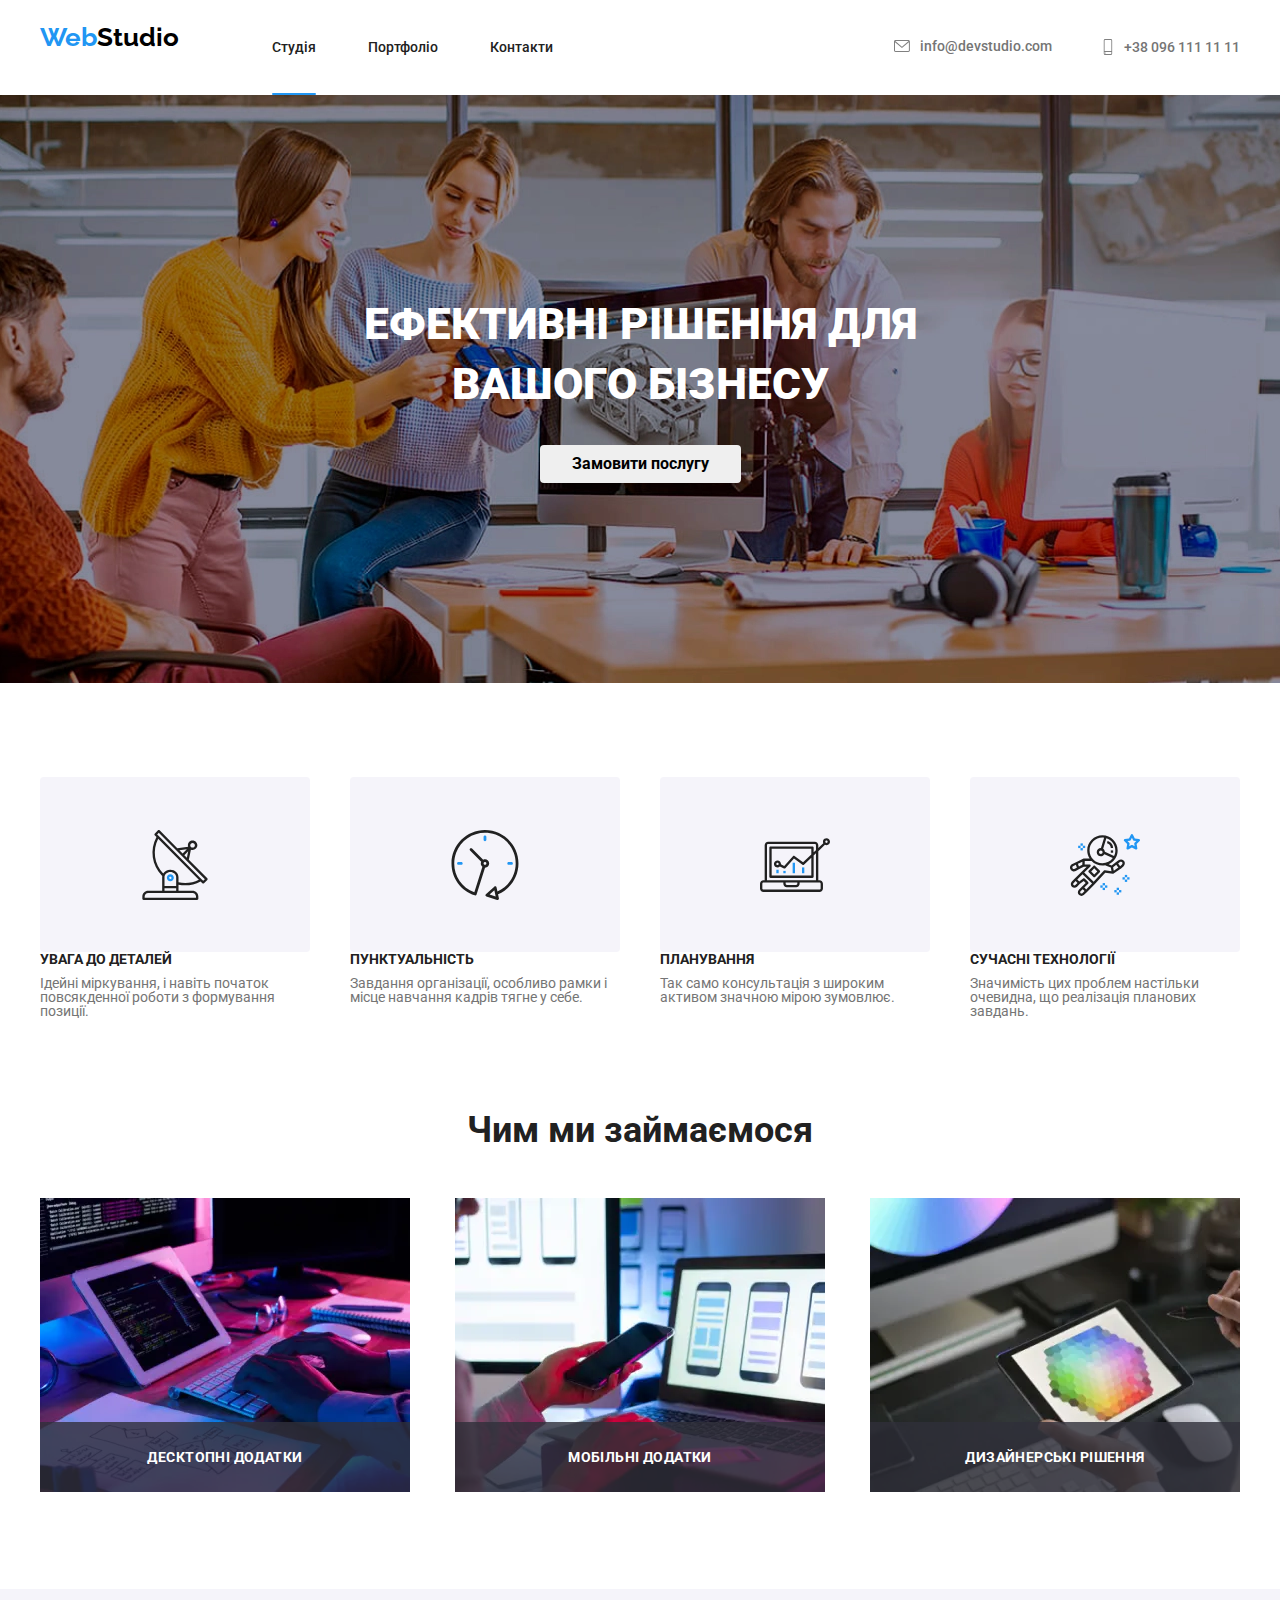
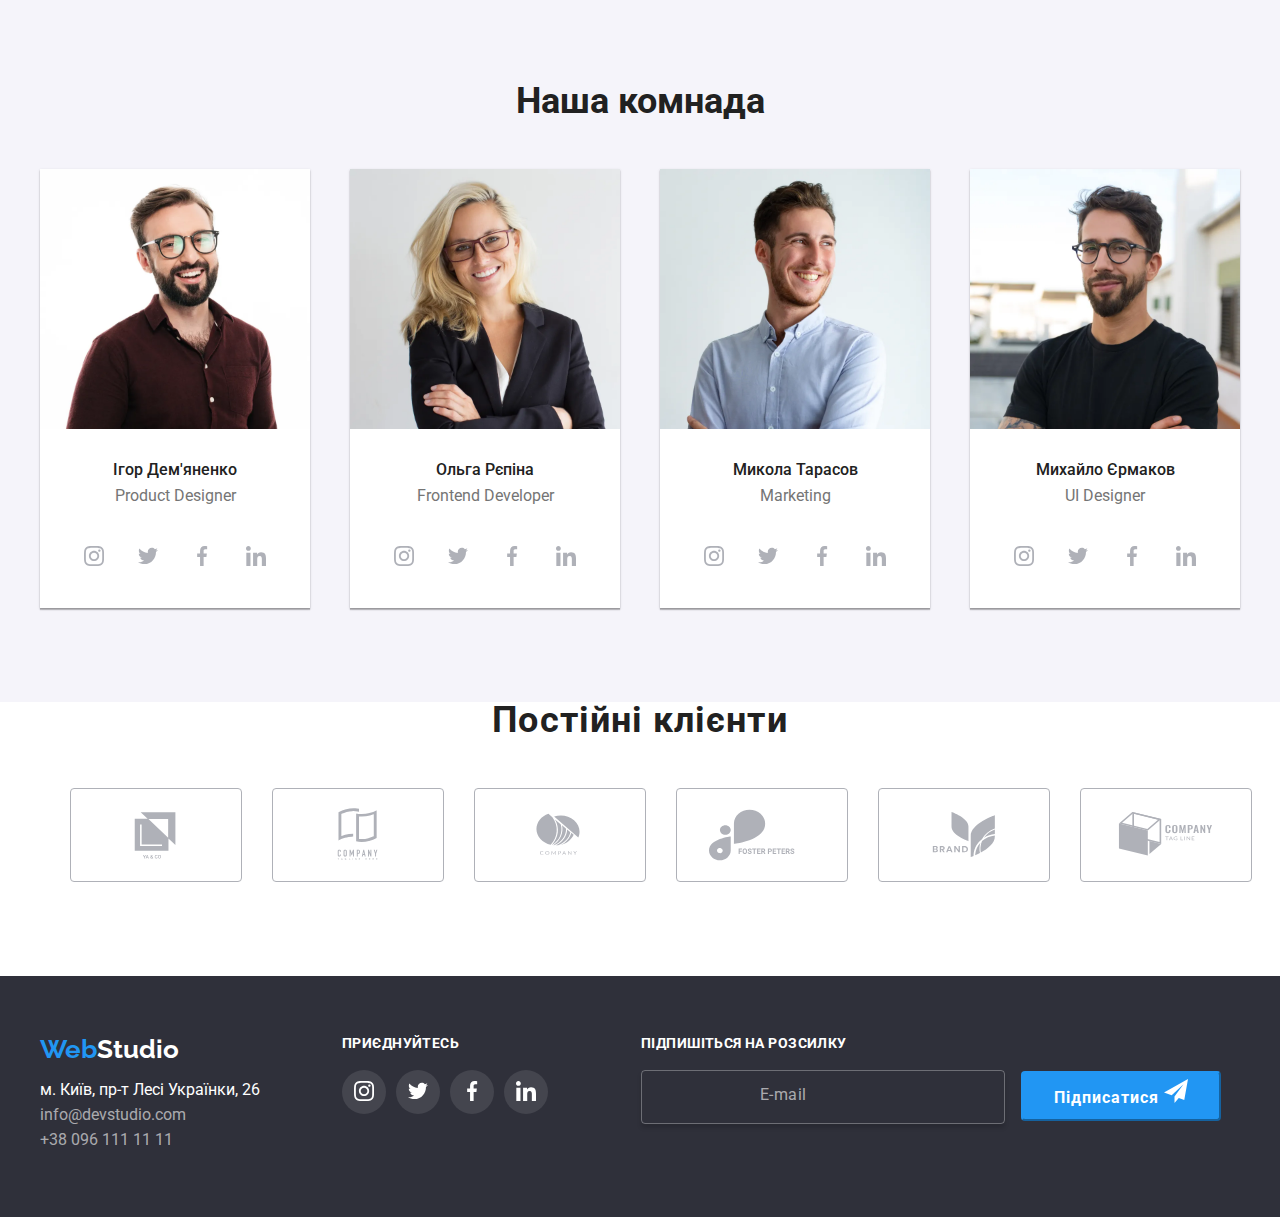
<file: index.html>
<!DOCTYPE html>
<html lang="en">
<head>
    <meta charset="UTF-8">
    <meta name="viewport" content="width=device-width, initial-scale=1.0">
    <title>WebStudio</title>
    <link rel="stylesheet" href="normalize.css">
    <link rel="stylesheet" href="reset.css">
    <link rel="preconnect" href="https://fonts.googleapis.com">
    <link rel="preconnect" href="https://fonts.gstatic.com" crossorigin>
    <link href="https://fonts.googleapis.com/css2?family=Raleway:wght@700&family=Roboto:wght@400;500;700;900&display=swap" rel="stylesheet">
    <link rel="stylesheet" href="style.css">
</head>
<body>
    <header class="header">
        <div class="container header-wrap">
            <div class="logo-wrap">
        <a  href="index.html" class="logo">Web<span class="black">Studio</span></a>
        <nav class="header-nav">
             <ul class="header-list">
            <li class="header-item"><a href="index.html" class="header-link current">Студія</a>

            </li>
            <li class="header-item"><a href="portfolio.html" class="header-link">Портфоліо</a>
               
            </li>
            <li class="header-item"><a href="#" class="header-link">Контакти</a>
            
            </li>
             </ul>
        </nav>
    </div>
    <div class="contacts-wrap">
        <nav class="header-nav">
             <ul class="contacts">
            <li><a href="#" class="contacts-link mail"> 
                <svg class="icon-header envelop" width="16px" height="12px">
                <use href="./img/symbol-defs.svg#icon-envelop"></use></svg>
                info@devstudio.com</a>
            </li>
              <li><a href="#" class="contacts-link">
                <svg class="icon-header smartphone" width="12px" height="16px">
                <use href="./img/symbol-defs.svg#icon-smartphone"></use></svg>
                +38 096 111 11 11</a>
            </li>
             </ul>
        </nav>
    </div>
    </div>
    </header>
    <main class="main">
        <section class="section1">
            <div class="container main-sect">
            <h2  class="main-title"> Ефективні рішення для <br>вашого бізнесу</h2> 
        <button class="btn-open" data-modal-open>Замовити послугу</button>
        <div class="backdrop is-hidden"  data-modal>
            <div class="modal"> 
              <button type="button" class="btn-close" data-modal-close>
                    <svg class="icon-back" width="18px" height="18px">
                        <use href="./img/symbol-defs(back).svg#icon-close-black"></use>
                    </svg>
                </button>
              </button>
              <form class="modal-form">
              <p class="modal-form-title">Залиште свої дані, ми вам передзвонимо</p>
              <div class="modal-form-field">
                <label for="name" class="modal-form-label first-label">ім'я</label>
                <input type="text" id="name" class="modal-form-input">
                <svg class="modal-form-icom person" width="18px" height="18px">
                    <use href="./img/symbol-defs(back).svg#icon-person-black"></use>
                </svg>
              </div>
              <div class="modal-form-field">
                <label for="tel" class="modal-form-label">Телефон</label>
                <input type="tel" id="tel" class="modal-form-input">
                <svg class="modal-form-icom phone" width="18px" height="18px">
                    <use href="./img/symbol-defs(back).svg#icon-phone-black"></use>
                </svg>
              </div>
              <div class="modal-form-field">
                <label for="mail" class="modal-form-label">Пошта</label>
                <input type="email" id="mail" class="modal-form-input">
                <svg class="modal-form-icom mail" width="18px" height="18px">
                    <use href="./img/symbol-defs(back).svg#icon-email-black"></use>
                </svg>
              </div>
              <div class="modal-form-field">
            <label for="coment" class="coment-title">Коментар</label>
            <textarea name="coment" id="coment" cols="30" rows="10" class="coment"></textarea>
            </div>

            <label class="modal-form-policy">
                <input type="checkbox" class="modal-form-checkbox">
                <p class="text-checkbox">Погоджуюся з розсилкою та приймаю
                    <a href="#" class="policy-link">Умови договору</a>
                </p>
            </label>
              <div class="agree-div"><button type="submit" class="agree-btn">Відправити</button></div>
              </form>
            </div>
        </div>
    </div>
        </section>
        <section class="section2">
            <div class="container">
        <div class="wrap">
            <ul class="card-list">
                <li class="card-item"><h3 class="card-title">УВАГА ДО ДЕТАЛЕЙ</h3> <p class="card-text">Ідейні міркування, і навіть початок <br>повсякденної роботи з формування позиції.</p> </li>
                <li class="card-item"><h3 class="card-title">ПУНКТУАЛЬНІСТЬ</h3> <p class="card-text">Завдання організації, особливо рамки  і місце навчання кадрів тягне у себе.</p> </li>
                <li class="card-item"><h3 class="card-title">ПЛАНУВАННЯ</h3> <p class="card-text">Так само консультація з широким <br> активом значною мірою зумовлює.</p> </li>
                <li class="card-item"><h3 class="card-title">СУЧАСНІ ТЕХНОЛОГІЇ</h3> <p class="card-text">Значимість цих проблем настільки <br> очевидна, що реалізація планових завдань.</p> </li>
               
            </ul>
        </div> 
            </div>
    </section>
    
        <section  class="section3" >
            <div class="container">
           <h2 class="title">Чим ми займаємося</h2>
           <ul class="card-list">
            <li class="item-work">
                <img src="img/1/img(first).webp" alt="1" class="card-img-work">
                <p class="card-title-work">Десктопні додатки</p>
            </li>
            <li class="item-work">
                <img src="img/1/img(second).webp" alt="2" class="card-img-work">
                <p class="card-title-work">Мобільні додатки</p>
            </li>
            <li class="item-work"> 
                <img src="img/1/img(third).webp" alt="3" class="card-img-work">
                <p class="card-title-work">Дизайнерські рішення</p>
            </li>
           </ul>
        </div>
        </section>
        <section class="section4">
            <div class="container">
            <h2 class="title">Наша комнада</h2>
            <ul class="card-list">
                <li class="card-item-team"><img src="img/1/img(person-first).webp" alt="Ігор Дем'яненко" class="card-img">
                     <h3 class="card-title-team">Ігор Дем'яненко</h3> <p class="card-text-team">Product Designer</p> 
                    <ul class="social-list">
                        <li class="social-list-item">
                    <a href="#" class="social-link">
                    <svg class="social-icon instagram">
                    <use href="./img/symbol-defs.svg#icon-instagram"></use></svg>
                    </a>
                </li>
                <li class="social-list-item">
                    <a href="#" class="social-link">
                        <svg class="social-icon twitter">
                        <use href="./img/symbol-defs.svg#icon-twitter"></use></svg>
                        </a>
                    </li>
                    <li social-list-item>
                        <a href="#" class="social-link">
                            <svg class="social-icon facebook">
                            <use  href="./img/symbol-defs.svg#icon-facebook"></use></svg>
                            </a>
                        </li>
                        <li social-list-item>
                            <a href="#" class="social-link">
                                <svg class="social-icon linkedin">
                                <use href="./img/symbol-defs.svg#icon-linkedin"></use></svg>
                                </a>
                            </li>
                      </ul>
                           

                </li>
                <li class="card-item-team"><img src="img/1/img(person-second).webp" alt="Ольга Рєпіна" class="card-img"> 
                    <h3 class="card-title-team">Ольга Рєпіна</h3> <p class="card-text-team">Frontend Developer</p>
                    <ul class="social-list">
                        <li class="social-list-item">
                    <a href="#" class="social-link">
                    <svg class="social-icon instagram">
                    <use href="./img/symbol-defs.svg#icon-instagram"></use></svg>
                    </a>
                </li>
                <li class="social-list-item">
                    <a href="#" class="social-link">
                        <svg class="social-icon twitter">
                        <use href="./img/symbol-defs.svg#icon-twitter"></use></svg>
                        </a>
                    </li>
                    <li social-list-item>
                        <a href="#" class="social-link">
                            <svg class="social-icon facebook">
                            <use  href="./img/symbol-defs.svg#icon-facebook"></use></svg>
                            </a>
                        </li>
                        <li social-list-item>
                            <a href="#" class="social-link">
                                <svg class="social-icon linkedin">
                                <use href="./img/symbol-defs.svg#icon-linkedin"></use></svg>
                                </a>
                            </li>
                      </ul>
                </li>
                <li class="card-item-team"><img src="img/1/img(person-third).webp" alt="Микола Тарасов" class="card-img">
                     <h3 class="card-title-team">Микола Тарасов</h3> <p class="card-text-team">Marketing</p>
                     <ul class="social-list">
                        <li class="social-list-item">
                    <a href="#" class="social-link">
                    <svg class="social-icon instagram">
                    <use href="./img/symbol-defs.svg#icon-instagram"></use></svg>
                    </a>
                </li>
                <li class="social-list-item">
                    <a href="#" class="social-link">
                        <svg class="social-icon twitter">
                        <use href="./img/symbol-defs.svg#icon-twitter"></use></svg>
                        </a>
                    </li>
                    <li social-list-item>
                        <a href="#" class="social-link">
                            <svg class="social-icon facebook">
                            <use  href="./img/symbol-defs.svg#icon-facebook"></use></svg>
                            </a>
                        </li>
                        <li social-list-item>
                            <a href="#" class="social-link">
                                <svg class="social-icon linkedin">
                                <use href="./img/symbol-defs.svg#icon-linkedin"></use></svg>
                                </a>
                            </li>
                      </ul>
                </li>
                <li class="card-item-team"><img src="img/1/img(person-fourth).webp" alt="Михайло Єрмаков" class="card-img"> 
                    <h3 class="card-title-team">Михайло Єрмаков</h3> <p class="card-text-team">UI Designer</p>
                    <ul class="social-list">
                        <li class="social-list-item">
                    <a href="#" class="social-link">
                    <svg class="social-icon instagram">
                    <use href="./img/symbol-defs.svg#icon-instagram"></use></svg>
                    </a>
                </li>
                <li class="social-list-item">
                    <a href="#" class="social-link">
                        <svg class="social-icon twitter">
                        <use href="./img/symbol-defs.svg#icon-twitter"></use></svg>
                        </a>
                    </li>
                    <li social-list-item>
                        <a href="#" class="social-link">
                            <svg class="social-icon facebook">
                            <use  href="./img/symbol-defs.svg#icon-facebook"></use></svg>
                            </a>
                        </li>
                        <li social-list-item>
                            <a href="#" class="social-link">
                                <svg class="social-icon linkedin">
                                <use href="./img/symbol-defs.svg#icon-linkedin"></use></svg>
                                </a>
                            </li>
                      </ul>
                </li>
            </ul> 
        </div>
        </section>
        <section>
            <div class="container">
            <h2 class="customer">Постійні клієнти</h2>
            
            <ul class="company">
                <li class="company-item">
                    <a href="#" class="company-link">
                    <svg class="company-icon">
                    <use href="./img/symbol-defs.svg#icon-Logo"></use>
                    </svg>
                    </a>
                </li>
        
                <li class="company-item">
                    <a href="#" class="company-link">
                    <svg class="company-icon">
                    <use href="./img/symbol-defs.svg#icon-Logo-sec"></use>
                    </svg>
                    </a>
                </li>
          
              
                <li class="company-item">
                    <a href="#" class="company-link">
                    <svg class="company-icon">
                    <use href="./img/symbol-defs.svg#icon-Logo-third"></use>
                    </svg>
                    </a>
                </li>
           
                
                <li class="company-item">
                    <a href="#" class="company-link">
                    <svg class="company-icon">
                    <use href="./img/symbol-defs.svg#icon-group"></use>
                    </svg>
                    </a>
                </li>
                
                
                <li class="company-item">
                    <a href="#" class="company-link">
                    <svg class="company-icon">
                    <use href="./img/symbol-defs.svg#icon-Logo-four"></use>
                    </svg>
                    </a>
                </li>
           
                
                <li class="company-item">
                    <a href="#" class="company-link">
                    <svg class="company-icon">
                    <use href="./img/symbol-defs.svg#icon-Logo-five"></use>
                    </svg>
                    </a>
                </li>
            
            </ul>
        </div>
        </section>
    </main>
      <footer class="footer">
        <div class="container footer-list">
           <div class="footer-links"> 
        <a href="#" class="logo">Web<span class="white">Studio</span></a>
        <a href="#"  class="footer-link2">м. Київ, пр-т Лесі Українки, 26</a>
        <a href="#"  class="footer-link3">info@devstudio.com</a>
        <a href="#"  class="footer-link3">+38 096 111 11 11</a>
            </div>
       <div class="footer-icon-div">
            <h2 class="footer-title">приєднуйтесь</h2>
        <ul class="footer-list-icon">
            <li class="footer-item">
        <a href="#" class="footer-link-icon">
        <svg class="footer-icon">
        <use href="./img/symbol-defs.svg#icon-instagram"></use></svg>
        </a>
    </li>
    <li class="footer-item">
        <a href="#" class="footer-link-icon">
            <svg class="footer-icon">
            <use href="./img/symbol-defs.svg#icon-twitter"></use></svg>
            </a>
        </li>
        <li class="footer-item">
            <a href="#" class="footer-link-icon">
                <svg class="footer-icon">
                <use  href="./img/symbol-defs.svg#icon-facebook"></use></svg>
                </a>
            </li>
            <li class="footer-item">
                <a href="#" class="footer-link-icon">
                    <svg class="footer-icon">
                    <use href="./img/symbol-defs.svg#icon-linkedin"></use></svg>
                    </a>
                </li>
          </ul>
        </div>
        <div class="footer-form">
            <h2 class="form-title">Підпишіться на розсилку</h2>
            <label for="mail" class="footer-mail">E-mail</label>
            <input type="email" id="mail" class="input-footer">
            <button class="btn-footer">Підписатися 
                <svg class="form-icon" width="24px" height="24px">
                    <use href="./img/symbol-defs.svg#icon-icon-send" >
                    </use>
                </svg>       
                 </button>
        
        </div>
    </div>
    </footer>
    <script src="./script.js"></script>
</body>
</html>
</file>
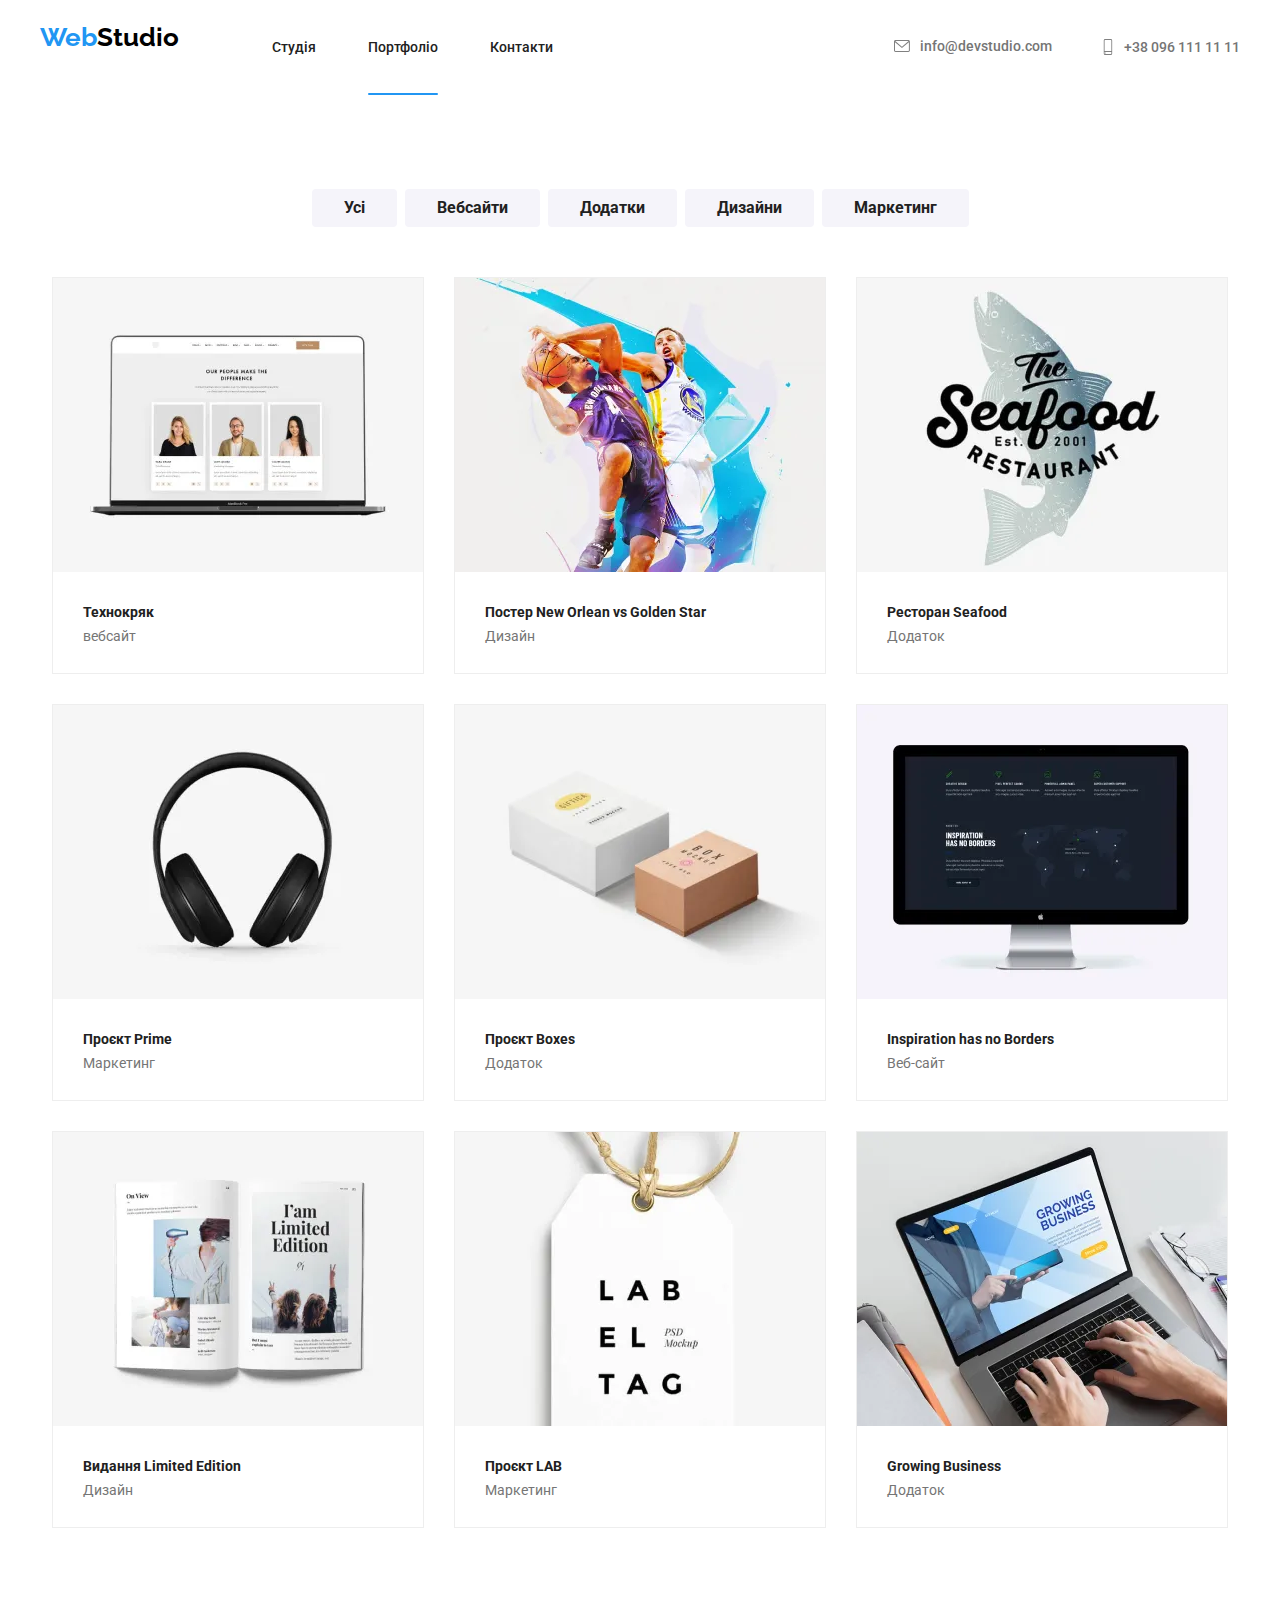
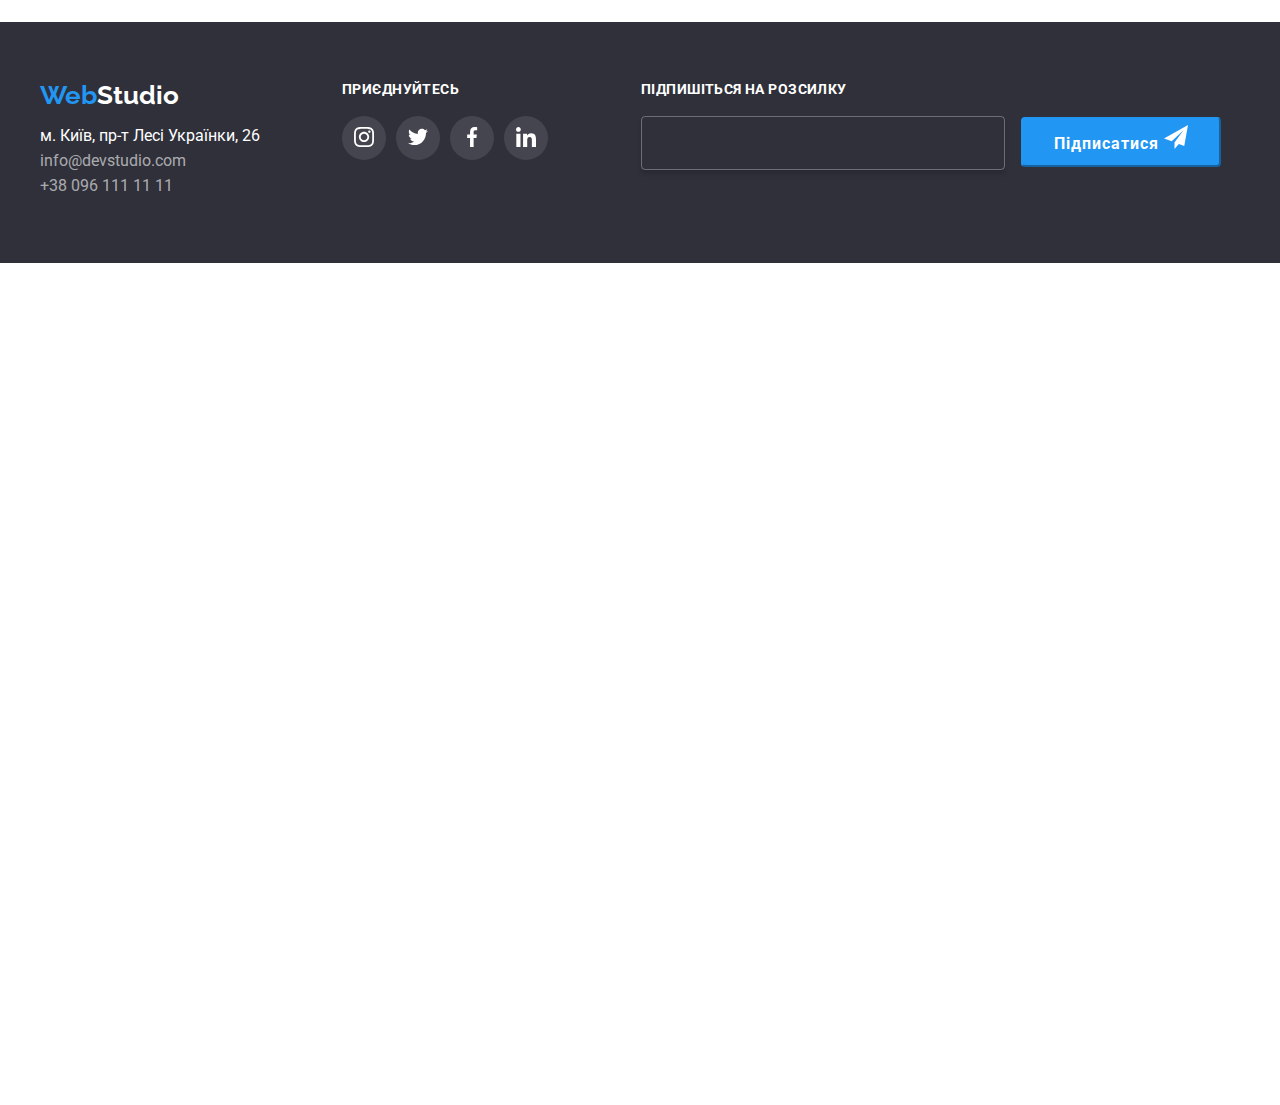
<file: portfolio.html>
<!DOCTYPE html>
<html lang="en">
<head>
    <meta charset="UTF-8">
    <meta name="viewport" content="width=device-width, initial-scale=1.0">
    <title>Портфоліо</title>
    <link rel="stylesheet" href="normalize.css">
    <link rel="stylesheet" href="reset.css">
    <link rel="preconnect" href="https://fonts.googleapis.com">
    <link rel="preconnect" href="https://fonts.gstatic.com" crossorigin>
    <link href="https://fonts.googleapis.com/css2?family=Raleway:wght@700&family=Roboto:wght@400;500;700;900&display=swap" rel="stylesheet">
    <link rel="stylesheet" href="style.css">
</head>
<body>
    <header class="header">
        <div class="container header-wrap">
            <div class="logo-wrap">
        <a  href="index.html" class="logo">Web<span class="black">Studio</span></a>
        <nav class="header-nav">
             <ul class="header-list">
            <li><a href="index.html" class="header-link">Студія</a></li>
            <li><a href="portfolio.html" class="header-link current">Портфоліо</a></li>
            <li><a href="#" class="header-link">Контакти</a></li>
             </ul>
        </nav>
    </div>
    <div class="contacts-wrap">
        <nav class="header-nav">
             <ul class="contacts">
            <li><a href="#" class="contacts-link mail"> 
                <svg class="icon-header envelop" width="16px" height="12px">
                <use href="./img/symbol-defs.svg#icon-envelop"></use></svg>
                info@devstudio.com</a>
            </li>
              <li><a href="#" class="contacts-link">
                <svg class="icon-header smartphone" width="12px" height="16px">
                <use href="./img/symbol-defs.svg#icon-smartphone"></use></svg>
                +38 096 111 11 11</a>
            </li>
             </ul>
        </nav>
    </div>
    </div>
    </header>
    <main class="main">
        <div class="container main-potrfolio">
        <section class="section5">
          <div class="wrap">
            <ul class="card-list-button">
            <li class="card-item-button"><button class="card-button">Усі</button></li>
            <li class="card-item-button"><button class="card-button">Вебсайти</button></li>
            <li class="card-item-button"><button class="card-button">Додатки</button></li>
            <li class="card-item-button"><button class="card-button">Дизайни</button></li>
            <li class="card-item-button"><button class="card-button">Маркетинг</button></li>
            </ul>
            <ul class="card-list-photo">
                <li class="card-item-photo"><div class="product-trumb"><img src="img/3/img(one).webp" alt="Mac" class="card-img-photo"> <div class="product-action"><p class="over-text">Ресурс пропонує комплексні <br>пропозиції з різним рівнем <br>функціоналу та сервісів. Все це<br> дозволить відвідувачу отримати <br>вичерпні відомості про компанію<br> чи приватну особу.</p></div></div><div class="card-div"><h2 class="card-title">Технокряк</h2><p class="card-text">вебсайт</p></div></li>
                <li class="card-item-photo"><div class="product-trumb"><img src="img/3/img(two).webp" alt="Постер" class="card-img-photo"><div class="product-action"><p class="over-text">Ресурс пропонує комплексні <br>пропозиції з різним рівнем <br>функціоналу та сервісів. Все це<br> дозволить відвідувачу отримати <br>вичерпні відомості про компанію<br> чи приватну особу.</p></div></div><div class="card-div"><h2 class="card-title">Постер New Orlean vs Golden Star</h2><p class="card-text">Дизайн</p></div></li>
                <li class="card-item-photo"><div class="product-trumb"><img src="img/3/img(three).webp" alt="Ресторан" class="card-img-photo"><div class="product-action"><p class="over-text">Ресурс пропонує комплексні <br>пропозиції з різним рівнем <br>функціоналу та сервісів. Все це<br> дозволить відвідувачу отримати <br>вичерпні відомості про компанію<br> чи приватну особу.</p></div></div><div class="card-div"><h2 class="card-title">Ресторан Seafood</h2><p class="card-text">Додаток</p></div></li>
                <li class="card-item-photo"><div class="product-trumb"><img src="img/3/img(four).webp" alt="Навушники" class="card-img-photo"><div class="product-action"><p class="over-text">Ресурс пропонує комплексні <br>пропозиції з різним рівнем <br>функціоналу та сервісів. Все це<br> дозволить відвідувачу отримати <br>вичерпні відомості про компанію<br> чи приватну особу.</p></div></div><div class="card-div"><h2 class="card-title">Проєкт Prime</h2><p class="card-text">Маркетинг</p></div></li>
                <li class="card-item-photo"><div class="product-trumb"><img src="img/3/img(five).webp" alt="Коробки" class="card-img-photo"><div class="product-action"><p class="over-text">Ресурс пропонує комплексні <br>пропозиції з різним рівнем <br>функціоналу та сервісів. Все це<br> дозволить відвідувачу отримати <br>вичерпні відомості про компанію<br> чи приватну особу.</p></div></div><div class="card-div"><h2 class="card-title">Проєкт Boxes</h2><p class="card-text">Додаток</p></div></li>
                <li class="card-item-photo"><div class="product-trumb"><img src="img/3/img(six).webp" alt="Екран" class="card-img-photo"><div class="product-action"><p class="over-text">Ресурс пропонує комплексні <br>пропозиції з різним рівнем <br>функціоналу та сервісів. Все це<br> дозволить відвідувачу отримати <br>вичерпні відомості про компанію<br> чи приватну особу.</p></div></div><div class="card-div"><h2 class="card-title">Inspiration has no Borders</h2><p class="card-text">Веб-сайт</p></div></li>
                <li class="card-item-photo"><div class="product-trumb"><img src="img/3/img(seven).webp" alt="Журнал" class="card-img-photo"><div class="product-action"><p class="over-text">Ресурс пропонує комплексні <br>пропозиції з різним рівнем <br>функціоналу та сервісів. Все це<br> дозволить відвідувачу отримати <br>вичерпні відомості про компанію<br> чи приватну особу.</p></div></div><div class="card-div"><h2 class="card-title">Видання Limited Edition</h2><p class="card-text">Дизайн</p></div></li>
                <li class="card-item-photo"><div class="product-trumb"><img src="img/3/img(eight).webp" alt="Бирка" class="card-img-photo"><div class="product-action"><p class="over-text">Ресурс пропонує комплексні <br>пропозиції з різним рівнем <br>функціоналу та сервісів. Все це<br> дозволить відвідувачу отримати <br>вичерпні відомості про компанію<br> чи приватну особу.</p></div></div><div class="card-div"><h2 class="card-title">Проєкт LAB</h2><p class="card-text">Маркетинг</p></div></li>
                <li class="card-item-photo"><div class="product-trumb"><img src="img/3/img(nine).webp" alt="Програмування"class="card-img-photo"><div class="product-action"><p class="over-text">Ресурс пропонує комплексні <br>пропозиції з різним рівнем <br>функціоналу та сервісів. Все це<br> дозволить відвідувачу отримати <br>вичерпні відомості про компанію<br> чи приватну особу.</p></div></div><div class="card-div"><h2 class="card-title">Growing Business</h2><p class="card-text">Додаток</p></div></li>
            </ul>
          </div>
        </section>
    </div>
    </main>
    <footer class="footer">
        <div class="container footer-list">
           <div class="footer-links"> 
        <a href="#" class="logo">Web<span class="white">Studio</span></a>
        <a href="#"  class="footer-link2">м. Київ, пр-т Лесі Українки, 26</a>
        <a href="#"  class="footer-link3">info@devstudio.com</a>
        <a href="#"  class="footer-link3">+38 096 111 11 11</a>
            </div>
       <div class="footer-icon-div">
            <h2 class="footer-title">приєднуйтесь</h2>
        <ul class="footer-list-icon">
            <li class="footer-item">
        <a href="#" class="footer-link-icon">
        <svg class="footer-icon">
        <use href="./img/symbol-defs.svg#icon-instagram"></use></svg>
        </a>
    </li>
    <li class="footer-item">
        <a href="#" class="footer-link-icon">
            <svg class="footer-icon">
            <use href="./img/symbol-defs.svg#icon-twitter"></use></svg>
            </a>
        </li>
        <li class="footer-item">
            <a href="#" class="footer-link-icon">
                <svg class="footer-icon">
                <use  href="./img/symbol-defs.svg#icon-facebook"></use></svg>
                </a>
            </li>
            <li class="footer-item">
                <a href="#" class="footer-link-icon">
                    <svg class="footer-icon">
                    <use href="./img/symbol-defs.svg#icon-linkedin"></use></svg>
                    </a>
                </li>
          </ul>
        </div>
        <div class="footer-form">
            <h2 class="form-title">Підпишіться на розсилку</h2>
            <label for="mail" class="footer-mail">E-mail</label>
            <input type="email" id="mail" class="input-footer">
            <button class="btn-footer">Підписатися 
                <svg class="form-icon" width="24px" height="24px">
                    <use href="./img/symbol-defs.svg#icon-icon-send" >
                    </use>
                </svg>       
                 </button>
        
        </div>
    </div>
    </footer>
</body>
</html>
</file>
<file: style.css>
:root{
    --hover-color: #2196F3;
    --navigation-color: #212121;
    --navigation-color-link: #757575;
    --hover-text-color: #FFFFFF;
    --icon-color--: #AFB1B8;
    --timing-function--:cubic-bezier(0.4, 0, 0.2, 1) ;
    
}
.header{
    padding-top: 24px;
    padding-bottom: 25px;
    
}
.container{
    width: 1200px;
    margin: 0 auto;
    padding: 0 15px;
}
ul{
 list-style: none;
 padding: 0;
 margin: 0;
}
a{
    text-decoration: none;
    cursor: pointer;
}
.header-link{
    color: var(--navigation-color);
    transition-property: color;
    transition-duration: 250ms;
    transition-timing-function: var(--timing-function--);
    
}
.header-link:hover,
.header-link:focus{
    color: var(--hover-color);
    animation-name: chageColor;
    animation-duration: 250ms;
    animation-timing-function: var(--timing-function--);
    @keyframes chageColor{
        0%{
            color : var(--navigation-color);
        }
        100%{
            color : var(--hover-color);
        }
    }
}
.contacts-link:hover,
.contacts-link:focus{
 color: var(--hover-color);
}
.card-button:hover,
.card-button:focus{
    color: var(--hover-text-color);
    background-color: var(--hover-color);
    box-shadow: 0px 2px 2px 0px rgba(0, 0, 0, 0.12), 0px 1px 2px 0px rgba(0, 0, 0, 0.08), 0px 3px 1px 0px rgba(0, 0, 0, 0.10);

    
}
.section1{
    background: rgba(47, 48, 58, 0.40);
    padding-top: 200px;
    padding-bottom: 200px;
    text-align: center; 
    background-image: url(img/1/img\(back\).webp);
    background-repeat: no-repeat;
    background-position: center;  
    
}



.section2{
padding-top: 94px;
padding-bottom: 94px;
}
.section3{
    padding-bottom: 94px;
    background: #FFF;
}
.section4{
    padding-top: 94px;
    padding-bottom: 94px;
    background: #F5F4FA;
}
.section5{
    padding-top: 94px;
    padding-bottom: 94px;
}

.main-title{
    color: #FFFFFF ;
    font-size: 44px ;
    font-weight: 900;
    text-align: center; 
    line-height: 136%;
    text-transform: uppercase;
    margin-bottom: 30px;
}
.btn-open:focus,
.btn-open:hover{
    color: var(--hover-text-color) ;
    background-color: var(--hover-color);

}
.btn-open{
    cursor: pointer;
    font-size: 16px;
    font-weight: 700;
    padding: 10px 32px;
    border: none;
    box-shadow: 0px 4px 4px 0px rgba(0, 0, 0, 0.15);
    border-radius: 4px;
    transition-property: color , background-color ;
    transition-duration: 250ms;
    transition-timing-function: var(--timing-function--);

}

h2,
h3{
    color: #212121;
}
p{
    color: #757575;
}
.footer-link2{
    color: #FFFFFF;
}

.footer-link3{
    color: rgb(255, 255, 255 ,0.6);
}
.footer{
    background-color: #2F303A;
    padding-top: 60px ;
    padding-bottom: 60px;
}
body{
    font-family: 'Roboto', sans-serif;
    box-sizing: border-box;
}
h1,h2,h3,p{
    margin-bottom: 0;
    margin-top: 0;
}

.logo{
    font-family: 'Raleway', sans-serif;
    font-size: 26px;
    font-weight: 700;
    color: var(--hover-color);
    margin-right: 93px;
}
.black{
    color: #000;
}
.header-nav{
    font-size: 14px;
    font-weight: 500;
}
.contacts-link{
color: var(--navigation-color-link);
display: flex;
align-items: center;
transition-property: color , fill;
transition-duration: 250ms;
transition-timing-function: var(--timing-function--);
}
.contacts{
    font-size: 14px;
    font-weight: 500;
    display: flex;
}
.contacts .contacts-link:hover{
    color: var(--hover-color);
}
.contacts-link:hover .icon-header{
    fill: var(--hover-color);
}

.icon-header{
    margin-right: 10px;
    fill: grey;
}
.mail{
    margin-right: 50px;
}
.card-title{
    font-size: 14px ;
    font-weight: 700 ;
    margin-bottom: 10px;

}
.card-title-team{
    font-size: 16px ;
    font-weight: 500 ;
    margin-bottom: 10px;
}
.card-text{
    font-size: 14px;
    font-weight: 400;
}
.card-text-team{
    font-size: 16px;
    font-weight: 400;
    margin-bottom: 30px;
}
.title{
    font-size: 36px;
    font-weight: 700;
    margin-bottom: 50px;
    text-align: center;
}
.white{
    color: #FFF;
}
footer>a{
    font-size: 14px;
    font-weight: 400;
}
.card-img{
    vertical-align:baseline;
    width : 270px;
    height: 260px;
    margin-bottom: 30px;
   
}
.card-img-work{
    width: 370px;
    height: 294px;
}
.header-list{
    display: flex;
    width: 281px;
    justify-content: space-between;
}
.logo-wrap{
    display: flex;
    align-items: center;
    
}
.header-wrap{
    display: flex;
    justify-content: space-between;
    align-items: center;
}
.card-item{
    width: 270px;
}
.card-list{
    display: flex;
    justify-content: space-between;
 }
 .footer-list{
    display: flex;
    
    
    
 }
 .card-list-photo{
    justify-content: space-between;
 }
 .card-item-photo{
    border: 1px solid #EEE;
    
 }
 .card-item-photo:hover,
 .card-item-photo:focus{
    box-shadow: 1px 4px 6px 0px rgba(0, 0, 0, 0.16), 0px 4px 4px 0px rgba(0, 0, 0, 0.06), 0px 1px 1px 0px rgba(0, 0, 0, 0.12);
 }
 
 .card-div{
   padding: 30px;
 }
 .card-item-team{
    text-align: center;
    box-shadow: 0px 2px 1px 0px rgba(0, 0, 0, 0.20), 0px 1px 1px 0px rgba(0, 0, 0, 0.14), 0px 1px 3px 0px rgba(0, 0, 0, 0.12);
    background-color: #FFF;
 }
 
  
 .card-list-photo{
    justify-content: center;
    display: flex;
    flex-wrap: wrap;
    gap: 30px;
   
 }
 .card-list-button{
    display: flex;
    justify-content: center;
    margin-bottom: 50px;
    gap: 8px;    
}
.modal-form-policy-checkbox:checked  {  
 background-color: #2196f3;
}
.card-button{
    background: #F5F4FA;
    color: #212121;
    font-size: 16px;
    font-weight: 700;
    padding: 10px 32px;
    border: none;
    border-radius: 4px;
    transition-property: background-color, color, box-shadow;
    transition-duration: 250ms;
    transition-timing-function: var(--timing-function--);
}
.card-item{
    border-radius: 0px 0px 4px 4px;
    background: #FFF;

}
.card-item::before{
    content: '';
    display: block;
    width: 100%;
    height: 120px;
    background-color:#F5F4FA ;
    border-radius: 4px;
    background-image: url(antenna\ 1.svg);
    background-size: 70px;
    background-repeat: no-repeat;
    background-position: center;
    padding-bottom: 55px;
}
.item-work{
    position: relative;
}
.card-title-work{
    position: absolute;
    bottom: 3px;
    color: var(--hover-text-color);
    text-align: center;
    font-family: "Roboto";
    font-size: 14px;  
    font-weight: 700;
    letter-spacing: 0.42px;
    text-transform: uppercase;
    display: flex;
    align-items: center;
    justify-content: center;
    height: 70px;
    width: 100%;
    background-color: rgba(47, 48, 58, 0.80);;
}

.card-item:nth-child(2)::before{
    background-image: url(clock\ 1.svg);
}
.card-item:nth-child(3)::before{
    background-image: url(diagram\ 1.svg);
}
.card-item:nth-child(4)::before{
    background-image: url(astronaut\ 1.svg);
}

 .card-img-photo{
    vertical-align:baseline;
   
} 
.logo{
    margin-bottom:20px; 
}
.footer-link2{
    margin-bottom: 9px;
}
.footer-link3{
    margin-bottom: 9px;
}
.icon-header:hover,
.icon-header:focus{
 color: var(--hover-color);
} 
.social-icon{
    width: 20px;
    height: 20px;
}
.social-list{
    display: flex;
    justify-content: space-between;
    margin-right: 32px;
    margin-left: 32px;
    margin-top: 16px;
    margin-bottom: 30px;
}
.social-link{
    fill: var(--icon-color--);
    width: 44px;
    height: 44px;
    border-radius: 50%;
    display: flex;
    justify-content: center;
    align-items: center;
    transition-property: fill, background-color;
    transition-duration: 250ms;
    transition-timing-function: var(--timing-function--);
}
.social-link:hover,
.social-link:focus{
    fill: var(--hover-text-color);
    background-color: var(--hover-color);
}
.customer{
color: #212121;
text-align: center;
font-family: "Roboto";
font-size: 36px;
font-weight: 700;
letter-spacing: 1.08px;}
.company{
    display: flex;
    justify-content: space-between;  
    
}
.company-icon{
    width: 106px;
    height: 60px;
    padding-top: 16px;
    padding-bottom: 16px;
    padding-left: 32px;
    padding-right: 32px;
    fill: var(--icon-color--);
}
.company-icon:hover,
.company-icon:focus{
    fill: var(--hover-color);
}
.company-item{
    margin-top: 50px;
    margin-bottom: 94px;
    margin-left: 30px;
    border-radius: 4px;
    border: 1px solid #AFB1B8;
    width: 170px;
    height: 92px;
    transition-property: fill , border ;
    transition-duration: 250ms;
    transition-timing-function: var(--timing-function--);
}
.company-item:hover{
    border-radius: 4px;
    border: 1px solid #2196F3;
}
.footer-title{
    color: #FFF;
    font-family: "Roboto";
    font-size: 14px;
    font-weight: 700;
    letter-spacing: 0.42px;
    text-transform: uppercase;
    padding-left: 70px;

}
.footer-icon{
   fill: #FFFFFF;
    width: 20px;
    height: 20px;
}
.footer-item{
    border-radius: 50%;
    background-color: rgba(255, 255, 255, 0.10);
    width: 44px;
    height: 44px;  
    justify-content: center;
    align-items: center;
    display: flex;
    transition-property: background-color;
    transition-duration: 250ms;
    transition-timing-function: var(--timing-function--)
}
.footer-item:hover,
.footer-item:focus{
background-color: var(--hover-color);
}
.footer-list-icon{
    display: flex;
    padding-left: 70px;
    padding-top: 20px;
    gap: 10px;
    
    
}
.footer-links{
    display: flex;
    flex-direction: column;
}
.backdrop{
    position: fixed;
    left: 0px;
    top: 0px;
    width: 100%;
    height: 100%;
    background-color: rgba(0, 0, 0, 0.20);
    transition:
     opacity 250ms var(--timing-function--) 250ms,
     visibility 250ms var(--timing-function--) 250ms;
} 
.backdrop.is-hidden{
    opacity: 0;
    visibility: hidden;
    pointer-events: none;
}
.modal{
    position: absolute; 
    top: 50%;
    left: 50%;
    transform: translate(-50% , -50%);
    width: 528px;
    background-color: var(--hover-text-color);
    box-shadow: 0px 2px 1px 0px rgba(0, 0, 0, 0.20), 0px 1px 1px 0px rgba(0, 0, 0, 0.14), 0px 1px 3px 0px rgba(0, 0, 0, 0.12);
    height: 581px;
    border-radius: 4px;
    transition: opacity 250ms var(--timing-function--) 250ms;
}
.btn-close{
    margin-left: 490px;
    margin-right: 8px;
    width: 30px;
    height: 30px;
    background-color: var(--hover-text-color);
    border: 1px solid rgba(0, 0, 0, 0.10);
    border-radius: 50%;
    cursor: pointer;
    display: flex;
    align-items: center;
    padding-top: 14px;
    margin-top: 8px;
}
.icon-back{
    fill: #000000;
}
.icon-back:hover,
.icon-back:focus{
    fill: var(--hover-color);
}
.modal-form{
    width: 448px;
    margin-left: 40px;
    margin-right: 40px;
}
.modal-form-title{
    padding-top: 8px;
    color: #212121;
    text-align: center;
    font-family: "Roboto";
    font-size: 20px;
    font-weight: 700;
    letter-spacing: 0.6px;
}
.modal-form-label{
margin-right: 1002px;
}
.first-label{
    padding-top: 12px;
}
.modal-form-input{
    width: 448px;
    border-radius: 4px;
    border: 1px solid rgba(33, 33, 33, 0.20);
    height: 40px;
    background-color: #FFF;
}
.coment{
    min-width: 448px;
    resize: none;
    border-radius: 4px;
    border: 1px solid rgba(33, 33, 33, 0.20);
}
.coment-title{
    margin-right: 967px;
    padding-top: 10px;
    color: #757575;
    font-size: 12px;
    font-style: normal;
    font-weight: 400; 
    letter-spacing: 0.12px;
    font-family: "Roboto";
}
.agree-btn{
    
    width: 200px;
    height: 50px;
    border-radius: 4px;
    border-color:#188CE8 ;
    background: #188CE8;
    color: #FFF;
    text-align: center;
    font-family: "Roboto";
    font-size: 16px;
    font-weight: 700;
    line-height: 30px;
    letter-spacing: 0.96px;
   
   
}
.agree-div{
    padding-bottom: 40px;
}
.form-title{
    color: #FFF;
    font-family: "Roboto";
    font-size: 14px;
    font-weight: 700; 
    letter-spacing: 0.42px;
    text-transform: uppercase;
    padding-bottom: 20px;
}
.footer-form{
    padding-left: 93px;
    
}
.input-footer{
    width: 358px;
    height: 50px;
    border-radius: 4px;
    border: 1px solid rgba(255, 255, 255, 0.30);
    background-color: rgba(33, 150, 243, 0.00);
    box-shadow: 0px 4px 4px 0px rgba(0, 0, 0, 0.15);
    margin-right:  12px;
}
.form-icon{
    fill: var(--hover-text-color);
}
.btn-footer{
    width: 200px;
    height: 50px;
    background-color: var(--hover-color);
    border-radius: 4px;
    border-color: var(--hover-color);
    color: #FFF;
    text-align: center;
    font-family: "Roboto";
    font-size: 16px;
    font-weight: 700;
    line-height: 30px; 
    letter-spacing: 0.96px;
    cursor: pointer;

}
.modal-form-field{
    position: relative;
    margin-top: 10px;
}
.modal-form-icom{
    position: absolute;
    top: 27px;
    left: 12px;
}
.modal-form-label{
    color: #757575;
    font-family: "Roboto";
    font-size: 12px;
    font-weight: 400;
    letter-spacing: 0.12px;
}
.modal-form-policy{
    display: flex;
}
.text-checkbox{
    color: #757575;
font-family: "Roboto";
font-size: 14px;
font-weight: 400;
line-height: 24px; 
letter-spacing: 0.42px;
padding-left: 7px;
}
.policy-link{
    color: #2196F3;
font-family: "Roboto";
font-size: 14px;
font-weight: 400;
line-height: 24px;
letter-spacing: 0.42px;
text-decoration-line: underline;
}
.footer-mail{
    display: flex;
    position: absolute;
    color: rgba(255, 255, 255, 0.60);
    font-family: "Roboto";
    font-size: 16px;
    font-style: normal;
    font-weight: 400;
    line-height: 20px; 
    letter-spacing: 0.48px;
    top:2685px ;
    left: 760px;
}
.product-trumb{
    position: relative;
    overflow: hidden;
}
.product-action{
    position: absolute;
    top: 0;
    left: 0;
    font-size: 18px;
    letter-spacing: 0.03em;
    line-height: 1.6;
    background-color: rgba(33, 150, 243, 0.9);
    width: 100%;
    padding: 63px 24px;
    opacity: 0;
    transform: translatey(100%);
    transition: transform 250ms ease-in-out;
} 
.card-item-photo:hover .product-action{
    opacity: 1;
    transform: translatey(0);
}
.over-text{
    color: #FFF;
    font-family: "Roboto";
    font-size: 18px;
    font-weight: 400;
    line-height: 28px;
    letter-spacing: 0.54px;
}

.header-link{
    position: relative;
}
.header-link.current::after{
    content: '';
    display: block;
    background-color: var(--hover-color);
    position: absolute;
    width: 100%;
    height: 2px;
    border-radius: 4px;
    left: 0;
    bottom: -40px;
}
</file>
